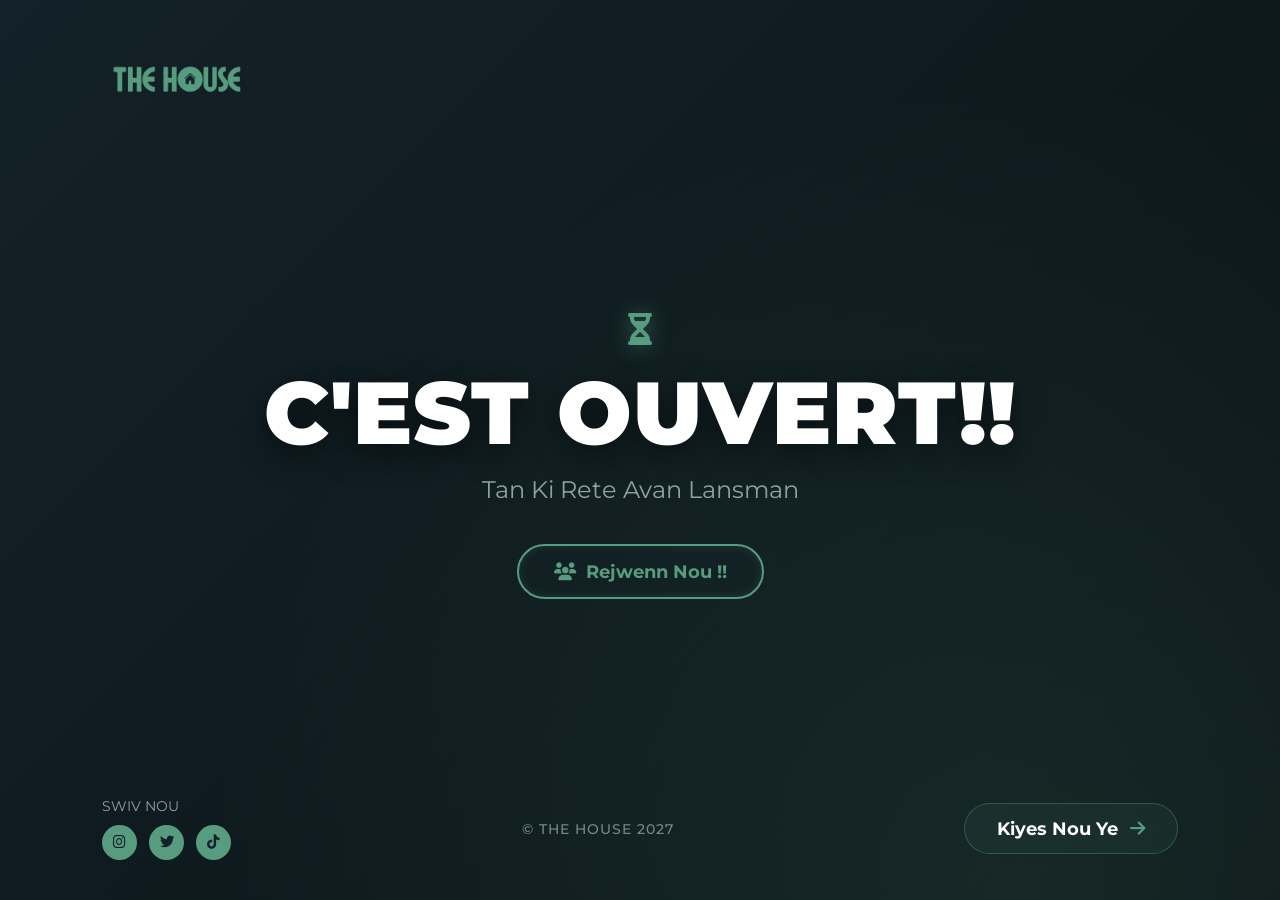
<file: index.html>
<!DOCTYPE html>
<html lang="fr">
<head>
    <meta charset="UTF-8">
    <meta name="viewport" content="width=device-width, initial-scale=1.0">
    <title>THE HOUSE - COMEBACK</title>
    <!-- Importation de la police Montserrat -->
    <link href="https://fonts.googleapis.com/css2?family=Montserrat:wght@400;500;700;900&display=swap" rel="stylesheet">
    <!-- Importation des icônes FontAwesome -->
    <link rel="stylesheet" href="https://cdnjs.cloudflare.com/ajax/libs/font-awesome/6.4.0/css/all.min.css">
    <!-- Liaison avec le fichier CSS -->
    <link rel="stylesheet" href="style.css">
</head>
<body>

    <div class="dashboard">
        
        <!-- Haut de page : Logo (Remplacer l'image dans le dossier assets) -->
        <div class="top-bar">
            <div class="logo-widget">
                <img src="assets/logo.png" alt="Logo" class="site-logo" onerror="this.src='https://via.placeholder.com/150x50/132228/589c80?text=LOGO'">
            </div>
        </div>

        <!-- Section Centrale -->
        <div class="main-stats">
            <!-- Icône d'horloge -->
            <i class="fa-solid fa-hourglass-half location-arrow"></i>
            
            <!-- Le compteur de temps restant -->
            <div class="timer-value" id="timer">Banm Kalkile...</div>
            <div class="distance-label">Tan Ki Rete Avan Lansman</div>

            <!-- Zone des boutons d'action -->
            <div class="action-buttons">
                <!-- Bouton Ajouter au Calendrier (Rond avec icône seule) -->
                <button class="action-btn calendar-btn" id="addToCalendarBtn" title="Ajouter au calendrier" aria-label="Ajouter au calendrier">
                    <i class="fa-regular fa-calendar-plus"></i>
                </button>

                <!-- Bouton Nous Rejoindre (Caché par défaut) -->
                <button class="action-btn join-btn hidden" id="joinUsBtn">
                    <i class="fa-solid fa-users"></i> Rejwenn Nou !!
                </button>
            </div>
        </div>

        <!-- Bas de page -->
        <div class="footer-bar">
            <div class="social-section">
                <span>SWIV NOU</span>
                <div class="social-icons">
                    <a href="https://www.instagram.com/thehouseht"><i class="fa-brands fa-instagram"></i></a>
                    <a href="https://x.com/thehouseht"><i class="fa-brands fa-twitter"></i></a>
                    <a href="https://www.tiktok.com/@thehouseht"><i class="fa-brands fa-tiktok"></i></a>
                </div>
            </div>

            <!-- Copyright au centre -->
            <p class="copyright">© THE HOUSE 2027</p>

            <!-- Bouton En Savoir Plus -->
            <button class="learn-more-btn" id="learnMoreBtn">
                Kiyes Nou Ye <i class="fa-solid fa-arrow-right"></i>
            </button>
        </div>

    </div>

    <!-- Liaison avec le fichier JS -->
    <script src="script.js"></script>
</body>
</html>
</file>
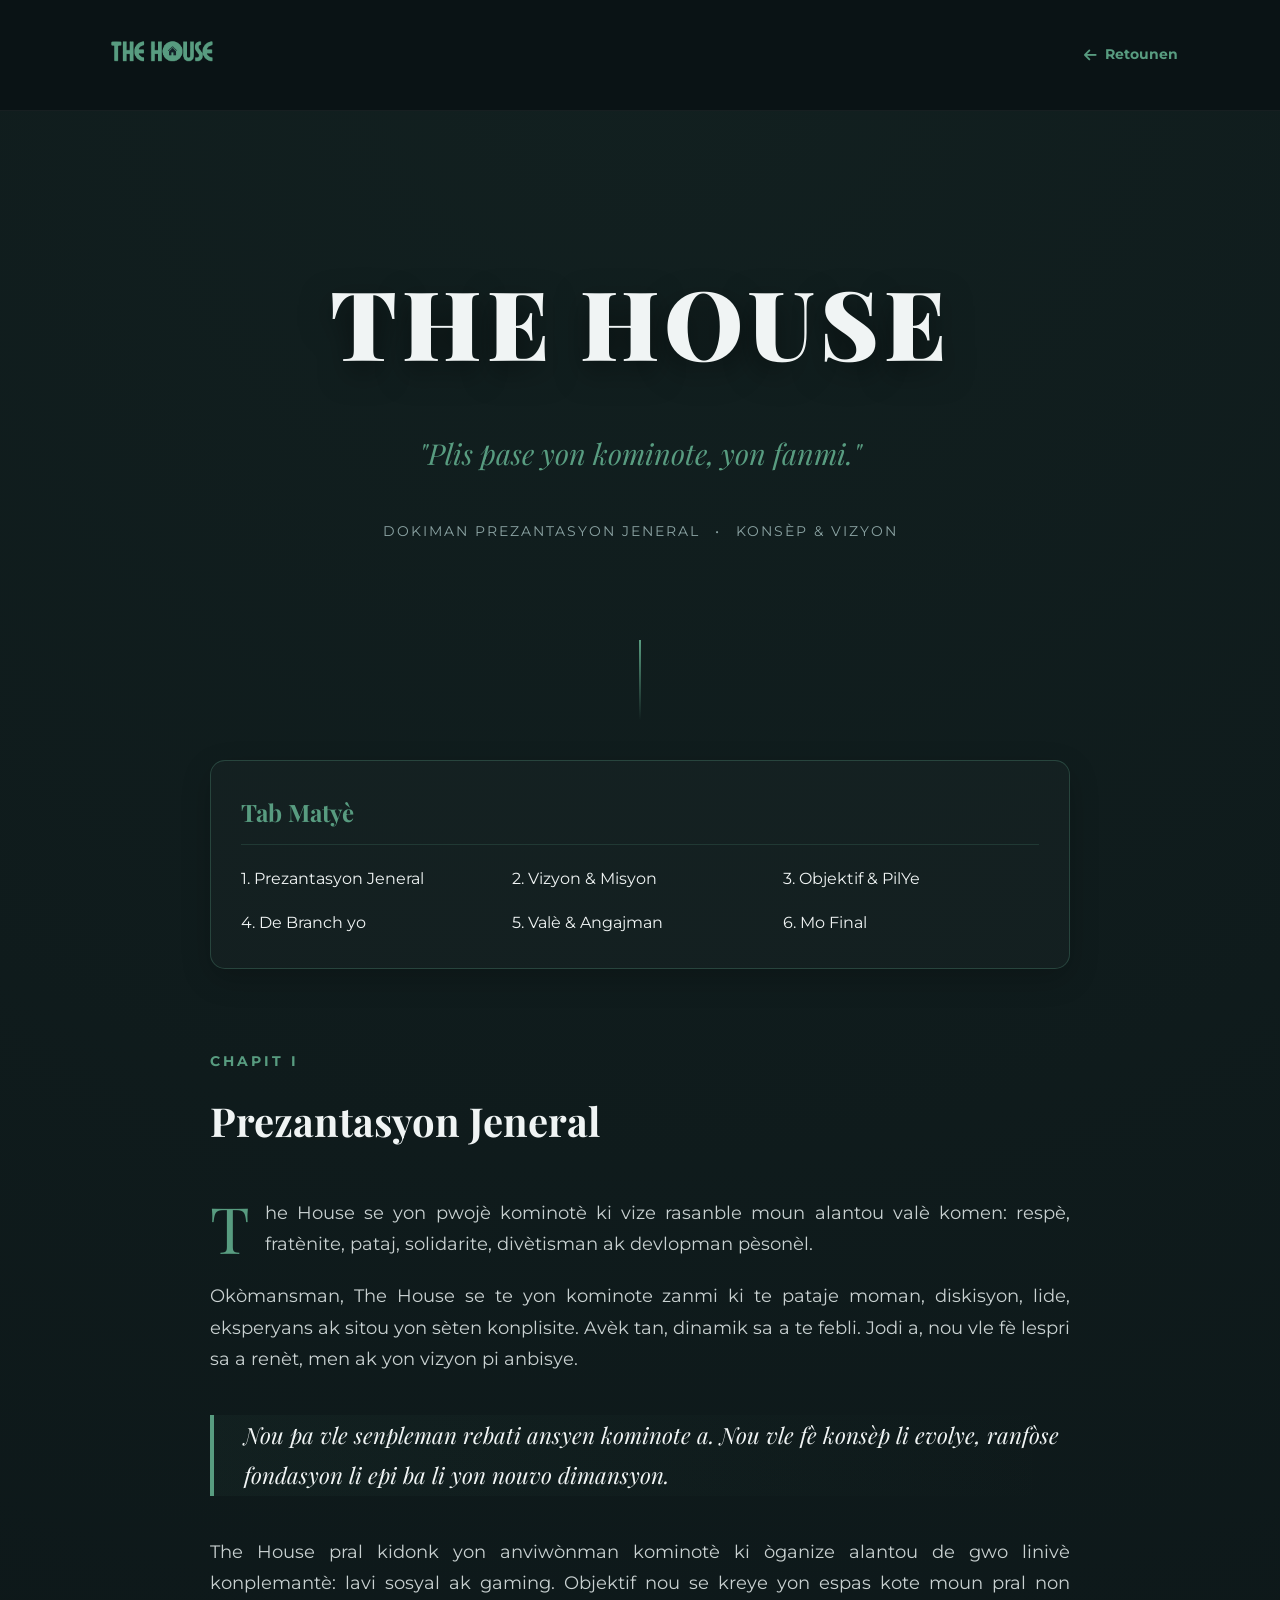
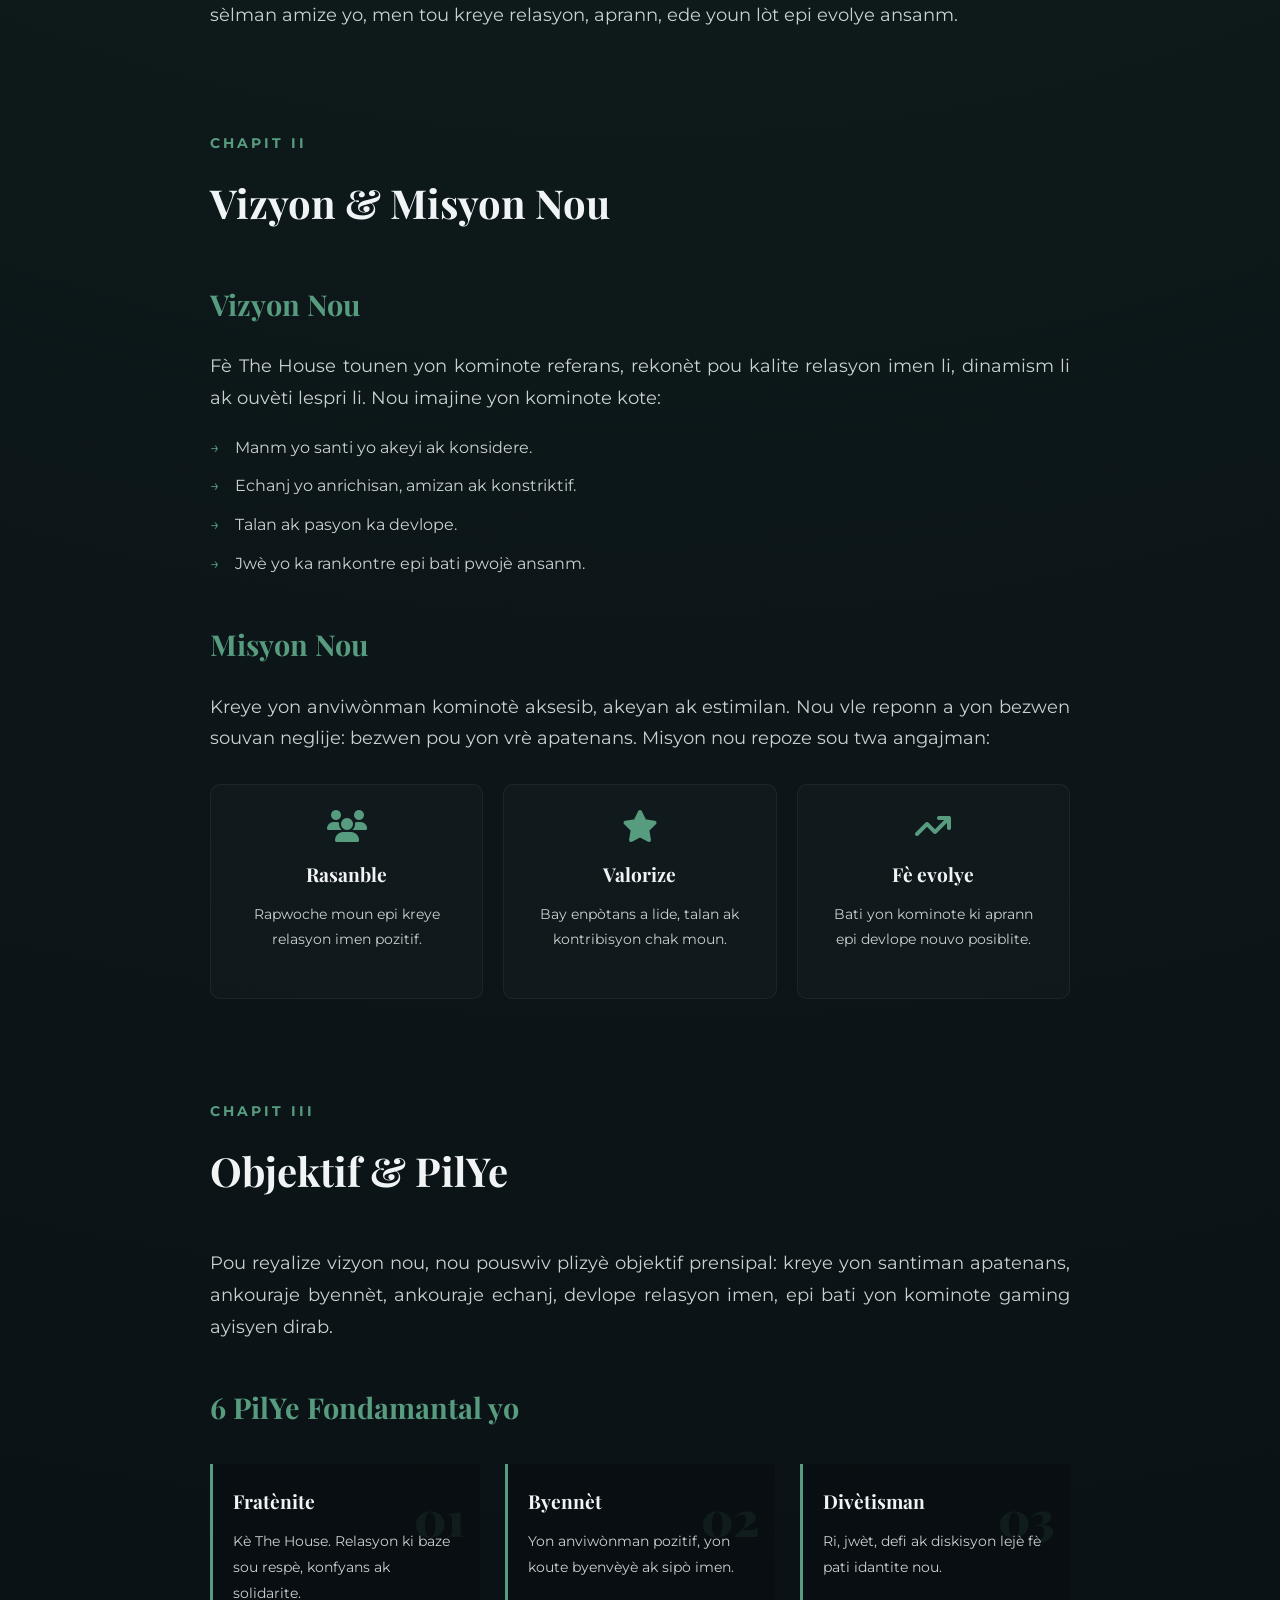
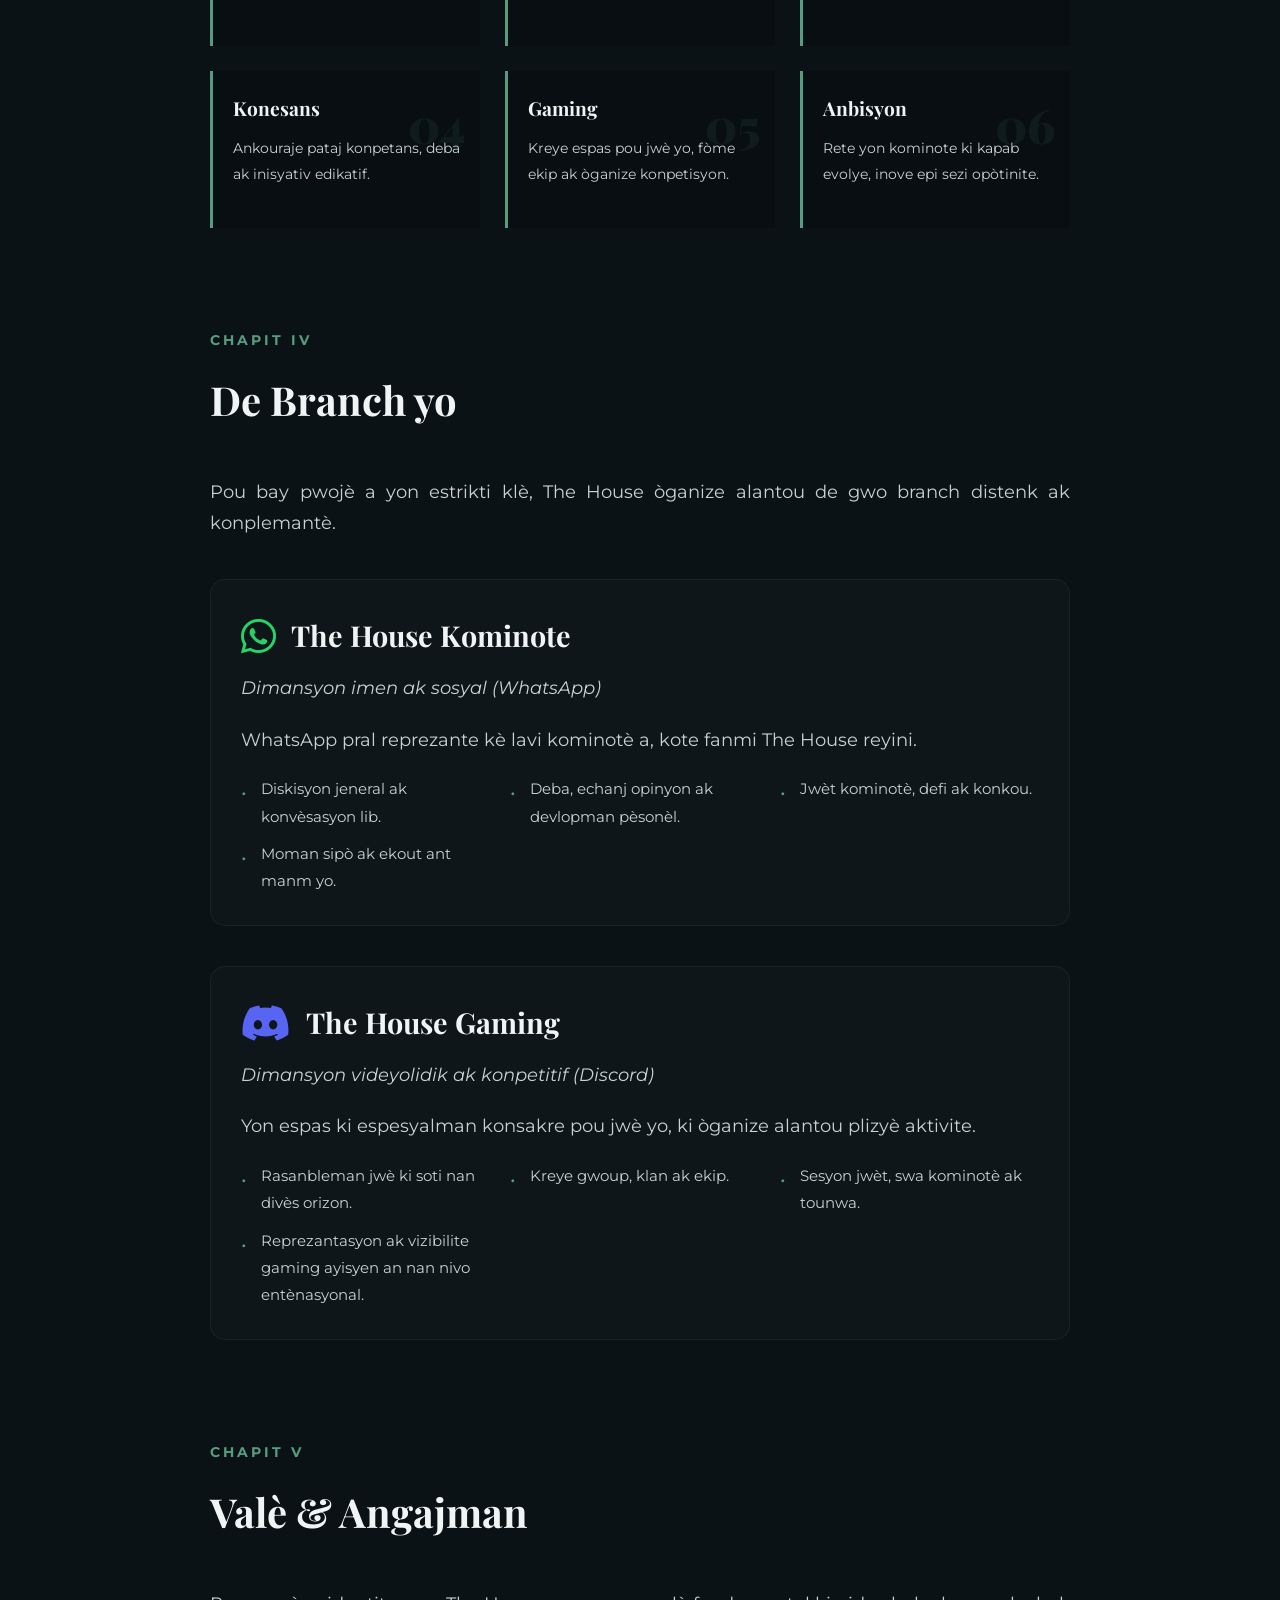
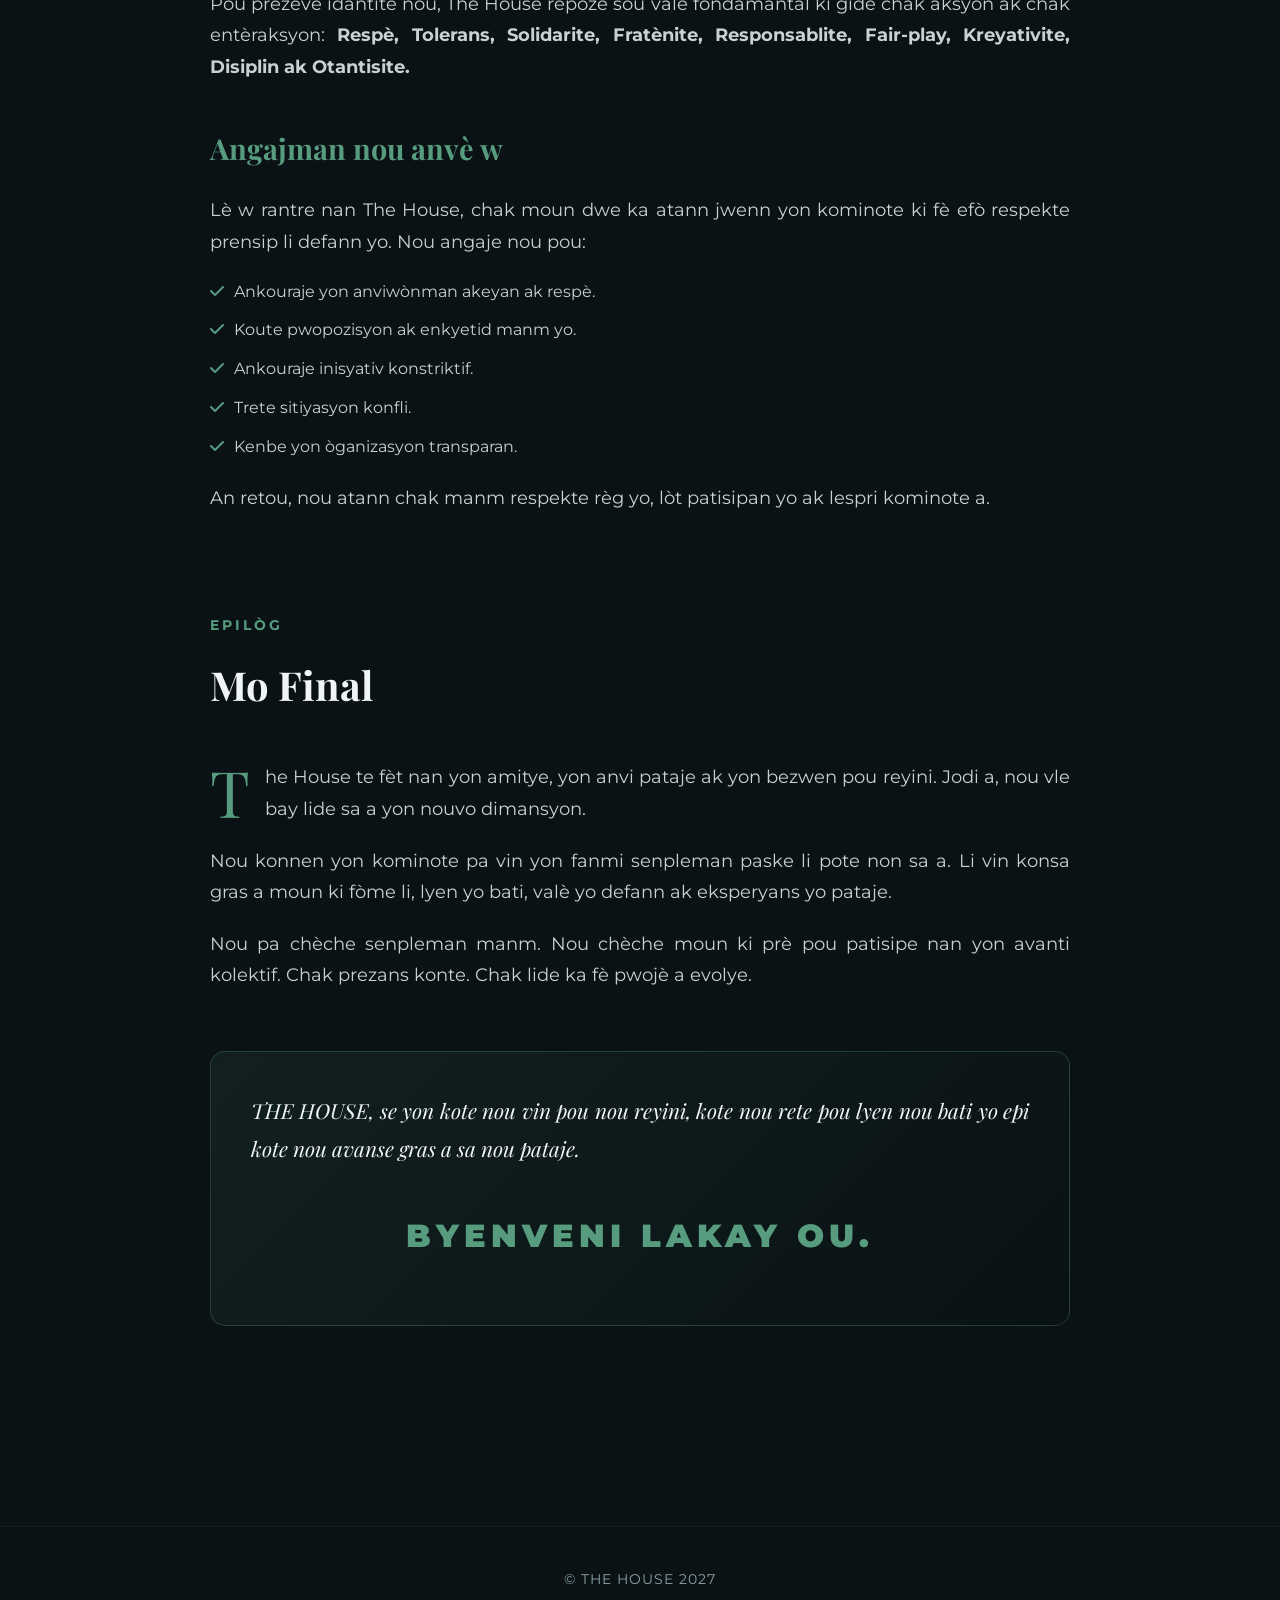
<file: thehouse.html>
<!DOCTYPE html>
<html lang="ht">
<head>
    <meta charset="UTF-8">
    <meta name="viewport" content="width=device-width, initial-scale=1.0">
    <title>THE HOUSE - Liv la</title>
    <!-- Polices : Playfair Display pour le style Livre, Montserrat pour l'interface -->
    <link href="https://fonts.googleapis.com/css2?family=Montserrat:wght@400;500;700;900&family=Playfair+Display:ital,wght@0,400;0,700;0,900;1,400&display=swap" rel="stylesheet">
    <link rel="stylesheet" href="https://cdnjs.cloudflare.com/ajax/libs/font-awesome/6.4.0/css/all.min.css">
    <!-- CSS dédié -->
    <link rel="stylesheet" href="thehouse.css">
</head>
<body>

    <!-- En-tête : Logo et Retour -->
    <header class="top-bar">
        <div class="logo-widget">
            <a href="index.html">
                <img src="assets/logo.png" alt="Logo THE HOUSE" class="site-logo" onerror="this.src='https://via.placeholder.com/150x50/132228/589c80?text=LOGO'">
            </a>
        </div>
        <a href="index.html" class="back-btn"><i class="fa-solid fa-arrow-left"></i> Retounen</a>
    </header>

    <!-- Couverture du Livre -->
    <section class="book-cover">
        <h1 class="book-title">THE HOUSE</h1>
        <p class="book-slogan">"Plis pase yon kominote, yon fanmi."</p>
        <div class="book-meta">
            <span>Dokiman Prezantasyon Jeneral</span>
            <span>•</span>
            <span>Konsèp & Vizyon</span>
        </div>
    </section>

    <!-- Contenu Principal -->
    <main class="book-content">
        
        <!-- Sommaire -->
        <nav class="table-of-contents">
            <h3>Tab Matyè</h3>
            <ul>
                <li><a href="#chapitre-1">1. Prezantasyon Jeneral</a></li>
                <li><a href="#chapitre-2">2. Vizyon & Misyon</a></li>
                <li><a href="#chapitre-3">3. Objektif & PilYe</a></li>
                <li><a href="#chapitre-4">4. De Branch yo</a></li>
                <li><a href="#chapitre-5">5. Valè & Angajman</a></li>
                <li><a href="#chapitre-6">6. Mo Final</a></li>
            </ul>
        </nav>

        <!-- CHAPITRE 1 -->
        <article class="chapter" id="chapitre-1">
            <h2 class="chapter-title"><span>Chapit I</span>Prezantasyon Jeneral</h2>
            
            <p class="drop-cap">The House se yon pwojè kominotè ki vize rasanble moun alantou valè komen: respè, fratènite, pataj, solidarite, divètisman ak devlopman pèsonèl.</p>
            
            <p>Okòmansman, The House se te yon kominote zanmi ki te pataje moman, diskisyon, lide, eksperyans ak sitou yon sèten konplisite. Avèk tan, dinamik sa a te febli. Jodi a, nou vle fè lespri sa a renèt, men ak yon vizyon pi anbisye.</p>
            
            <blockquote>Nou pa vle senpleman rebati ansyen kominote a. Nou vle fè konsèp li evolye, ranfòse fondasyon li epi ba li yon nouvo dimansyon.</blockquote>
            
            <p>The House pral kidonk yon anviwònman kominotè ki òganize alantou de gwo linivè konplemantè: lavi sosyal ak gaming. Objektif nou se kreye yon espas kote moun pral non sèlman amize yo, men tou kreye relasyon, aprann, ede youn lòt epi evolye ansanm.</p>
        </article>

        <!-- CHAPITRE 2 -->
        <article class="chapter" id="chapitre-2">
            <h2 class="chapter-title"><span>Chapit II</span>Vizyon & Misyon Nou</h2>
            
            <h3>Vizyon Nou</h3>
            <p>Fè The House tounen yon kominote referans, rekonèt pou kalite relasyon imen li, dinamism li ak ouvèti lespri li. Nou imajine yon kominote kote:</p>
            <ul class="styled-list">
                <li>Manm yo santi yo akeyi ak konsidere.</li>
                <li>Echanj yo anrichisan, amizan ak konstriktif.</li>
                <li>Talan ak pasyon ka devlope.</li>
                <li>Jwè yo ka rankontre epi bati pwojè ansanm.</li>
            </ul>

            <h3>Misyon Nou</h3>
            <p>Kreye yon anviwònman kominotè aksesib, akeyan ak estimilan. Nou vle reponn a yon bezwen souvan neglije: bezwen pou yon vrè apatenans. Misyon nou repoze sou twa angajman:</p>
            <div class="mission-cards">
                <div class="m-card">
                    <i class="fa-solid fa-users"></i>
                    <h4>Rasanble</h4>
                    <p>Rapwoche moun epi kreye relasyon imen pozitif.</p>
                </div>
                <div class="m-card">
                    <i class="fa-solid fa-star"></i>
                    <h4>Valorize</h4>
                    <p>Bay enpòtans a lide, talan ak kontribisyon chak moun.</p>
                </div>
                <div class="m-card">
                    <i class="fa-solid fa-arrow-trend-up"></i>
                    <h4>Fè evolye</h4>
                    <p>Bati yon kominote ki aprann epi devlope nouvo posiblite.</p>
                </div>
            </div>
        </article>

        <!-- CHAPITRE 3 -->
        <article class="chapter" id="chapitre-3">
            <h2 class="chapter-title"><span>Chapit III</span>Objektif & PilYe</h2>
            
            <p>Pou reyalize vizyon nou, nou pouswiv plizyè objektif prensipal: kreye yon santiman apatenans, ankouraje byennèt, ankouraje echanj, devlope relasyon imen, epi bati yon kominote gaming ayisyen dirab.</p>
            
            <h3>6 PilYe Fondamantal yo</h3>
            <div class="pillars-grid">
                <div class="pillar">
                    <span class="pillar-num">01</span>
                    <h4>Fratènite</h4>
                    <p>Kè The House. Relasyon ki baze sou respè, konfyans ak solidarite.</p>
                </div>
                <div class="pillar">
                    <span class="pillar-num">02</span>
                    <h4>Byennèt</h4>
                    <p>Yon anviwònman pozitif, yon koute byenvèyè ak sipò imen.</p>
                </div>
                <div class="pillar">
                    <span class="pillar-num">03</span>
                    <h4>Divètisman</h4>
                    <p>Ri, jwèt, defi ak diskisyon lejè fè pati idantite nou.</p>
                </div>
                <div class="pillar">
                    <span class="pillar-num">04</span>
                    <h4>Konesans</h4>
                    <p>Ankouraje pataj konpetans, deba ak inisyativ edikatif.</p>
                </div>
                <div class="pillar">
                    <span class="pillar-num">05</span>
                    <h4>Gaming</h4>
                    <p>Kreye espas pou jwè yo, fòme ekip ak òganize konpetisyon.</p>
                </div>
                <div class="pillar">
                    <span class="pillar-num">06</span>
                    <h4>Anbisyon</h4>
                    <p>Rete yon kominote ki kapab evolye, inove epi sezi opòtinite.</p>
                </div>
            </div>
        </article>

        <!-- CHAPITRE 4 -->
        <article class="chapter" id="chapitre-4">
            <h2 class="chapter-title"><span>Chapit IV</span>De Branch yo</h2>
            
            <p>Pou bay pwojè a yon estrikti klè, The House òganize alantou de gwo branch distenk ak konplemantè.</p>
            
            <div class="branches-container">
                <!-- Branche WhatsApp -->
                <div class="branch-card whatsapp-branch">
                    <div class="branch-header">
                        <i class="fa-brands fa-whatsapp"></i>
                        <h3>The House Kominote</h3>
                    </div>
                    <p class="branch-subtitle">Dimansyon imen ak sosyal (WhatsApp)</p>
                    <p>WhatsApp pral reprezante kè lavi kominotè a, kote fanmi The House reyini.</p>
                    <ul>
                        <li>Diskisyon jeneral ak konvèsasyon lib.</li>
                        <li>Deba, echanj opinyon ak devlopman pèsonèl.</li>
                        <li>Jwèt kominotè, defi ak konkou.</li>
                        <li>Moman sipò ak ekout ant manm yo.</li>
                    </ul>
                </div>

                <!-- Branche Discord -->
                <div class="branch-card discord-branch">
                    <div class="branch-header">
                        <i class="fa-brands fa-discord"></i>
                        <h3>The House Gaming</h3>
                    </div>
                    <p class="branch-subtitle">Dimansyon videyolidik ak konpetitif (Discord)</p>
                    <p>Yon espas ki espesyalman konsakre pou jwè yo, ki òganize alantou plizyè aktivite.</p>
                    <ul>
                        <li>Rasanbleman jwè ki soti nan divès orizon.</li>
                        <li>Kreye gwoup, klan ak ekip.</li>
                        <li>Sesyon jwèt, swa kominotè ak tounwa.</li>
                        <li>Reprezantasyon ak vizibilite gaming ayisyen an nan nivo entènasyonal.</li>
                    </ul>
                </div>
            </div>
        </article>

        <!-- CHAPITRE 5 -->
        <article class="chapter" id="chapitre-5">
            <h2 class="chapter-title"><span>Chapit V</span>Valè & Angajman</h2>
            
            <p>Pou prezève idantite nou, The House repoze sou valè fondamantal ki gide chak aksyon ak chak entèraksyon: <strong>Respè, Tolerans, Solidarite, Fratènite, Responsablite, Fair-play, Kreyativite, Disiplin ak Otantisite.</strong></p>
            
            <h3>Angajman nou anvè w</h3>
            <p>Lè w rantre nan The House, chak moun dwe ka atann jwenn yon kominote ki fè efò respekte prensip li defann yo. Nou angaje nou pou:</p>
            <ul class="check-list">
                <li><i class="fa-solid fa-check"></i> Ankouraje yon anviwònman akeyan ak respè.</li>
                <li><i class="fa-solid fa-check"></i> Koute pwopozisyon ak enkyetid manm yo.</li>
                <li><i class="fa-solid fa-check"></i> Ankouraje inisyativ konstriktif.</li>
                <li><i class="fa-solid fa-check"></i> Trete sitiyasyon konfli.</li>
                <li><i class="fa-solid fa-check"></i> Kenbe yon òganizasyon transparan.</li>
            </ul>
            
            <p>An retou, nou atann chak manm respekte règ yo, lòt patisipan yo ak lespri kominote a.</p>
        </article>

        <!-- CHAPITRE 6 -->
        <article class="chapter" id="chapitre-6">
            <h2 class="chapter-title"><span>Epilòg</span>Mo Final</h2>
            
            <p class="drop-cap">The House te fèt nan yon amitye, yon anvi pataje ak yon bezwen pou reyini. Jodi a, nou vle bay lide sa a yon nouvo dimansyon.</p>
            
            <p>Nou konnen yon kominote pa vin yon fanmi senpleman paske li pote non sa a. Li vin konsa gras a moun ki fòme li, lyen yo bati, valè yo defann ak eksperyans yo pataje.</p>
            
            <p>Nou pa chèche senpleman manm. Nou chèche moun ki prè pou patisipe nan yon avanti kolektif. Chak prezans konte. Chak lide ka fè pwojè a evolye.</p>

            <div class="final-quote">
                <p>THE HOUSE, se yon kote nou vin pou nou reyini, kote nou rete pou lyen nou bati yo epi kote nou avanse gras a sa nou pataje.</p>
                <h3>BYENVENI LAKAY OU.</h3>
            </div>
        </article>

    </main>

    <!-- Pied de page -->
    <footer class="footer-bar">
        <p class="copyright">© THE HOUSE 2027</p>
    </footer>

    <!-- JS dédié -->
    <script src="thehouse.js"></script>
</body>
</html>
</file>
<file: style.css>
/* --- VARIABLES ET RESET --- */
:root {
    --bg-dark: #132228;
    --accent-green: #589c80;
    --text-main: #ffffff;
    --text-muted: #8ba3a3;
    --glass-border: rgba(88, 156, 128, 0.4);
    --glass-bg: rgba(88, 156, 128, 0.08);
}

* {
    margin: 0;
    padding: 0;
    box-sizing: border-box;
}

body {
    font-family: 'Montserrat', sans-serif;
    background: radial-gradient(circle at 80% 100%, rgba(88, 156, 128, 0.15) 0%, transparent 60%), 
                linear-gradient(135deg, #132228 0%, #0a1215 100%);
    background-attachment: fixed;
    color: var(--text-main);
    min-height: 100vh;
    display: flex;
    flex-direction: column;
}

/* --- CONTENEUR PRINCIPAL --- */
.dashboard {
    width: 100%;
    min-height: 100vh;
    display: flex;
    flex-direction: column;
    justify-content: space-between;
    padding: 40px 8%; 
    position: relative;
    overflow: hidden;
}

/* --- BARRE DU HAUT (Logo) --- */
.top-bar {
    display: flex;
    justify-content: flex-start;
    align-items: center;
    z-index: 10;
    width: 100%;
}

.logo-widget {
    max-width: 150px;
    height: auto;
}

.site-logo {
    width: 100%;
    height: auto;
    object-fit: contain;
    display: block;
}

/* --- SECTION CENTRALE --- */
.main-stats {
    text-align: center;
    z-index: 10;
    flex-grow: 1;
    display: flex;
    flex-direction: column;
    justify-content: center;
    align-items: center;
    margin: 20px 0;
}

.location-arrow {
    color: var(--accent-green);
    font-size: 2rem;
    margin-bottom: 15px;
    display: block;
    text-shadow: 0 0 20px rgba(88, 156, 128, 0.5);
}

.timer-value {
    font-size: clamp(2rem, 7vw, 5.5rem); 
    font-weight: 900;
    line-height: 1.2;
    letter-spacing: 1px;
    text-shadow: 0 10px 30px rgba(0,0,0,0.5);
    font-variant-numeric: tabular-nums;
    color: var(--text-main);
    white-space: nowrap;
    transition: all 0.3s ease;
}

.distance-label {
    font-size: 1.5rem;
    font-weight: 400;
    color: var(--text-muted);
    margin-top: 10px;
    margin-bottom: 40px;
}

/* --- BOUTONS D'ACTION --- */
.action-buttons {
    display: flex;
    justify-content: center;
    align-items: center;
    gap: 20px;
}

.action-btn {
    display: flex;
    align-items: center;
    justify-content: center; /* Centre le contenu (icône) */
    font-family: inherit;
    font-weight: 700;
    cursor: pointer;
    transition: all 0.3s ease;
    border: none;
}

/* Style spécifique pour le bouton Calendrier ROND */
.calendar-btn {
    background: var(--accent-green);
    color: var(--bg-dark);
    box-shadow: 0 5px 20px rgba(88, 156, 128, 0.4);
    width: 70px;          /* Largeur fixe */
    height: 70px;         /* Hauteur fixe identique */
    border-radius: 50%;   /* Force la forme parfaitement ronde */
    padding: 0;           /* Retire le padding pour bien centrer l'icône */
}

.calendar-btn i {
    font-size: 1.8rem;    /* Agrandit l'icône puisqu'il n'y a plus de texte */
}

.calendar-btn:hover {
    background: #6cb89a;
    transform: translateY(-3px) scale(1.05); /* Petit effet de zoom en plus */
    box-shadow: 0 8px 25px rgba(88, 156, 128, 0.6);
}

/* Style du bouton Nous Rejoindre */
.join-btn {
    background: transparent;
    color: var(--accent-green);
    border: 2px solid var(--accent-green);
    box-shadow: inset 0 0 10px rgba(88, 156, 128, 0.2);
    padding: 15px 35px; /* Le padding reste pour le texte */
    border-radius: 50px;
    gap: 10px;
    font-size: 1.1rem;
}

.join-btn:hover {
    background: var(--accent-green);
    color: var(--bg-dark);
    transform: translateY(-3px);
    box-shadow: 0 8px 25px rgba(88, 156, 128, 0.6);
}

.hidden {
    display: none !important;
}

/* --- PIED DE PAGE --- */
.footer-bar {
    display: flex;
    justify-content: space-between;
    align-items: center;
    z-index: 10;
    width: 100%;
}

.social-section {
    display: flex;
    flex-direction: column;
    gap: 10px;
}

.social-section span {
    font-size: 0.9rem;
    color: var(--text-muted);
}

.social-icons {
    display: flex;
    gap: 12px;
}

.social-icons a {
    display: flex;
    justify-content: center;
    align-items: center;
    width: 35px;
    height: 35px;
    background-color: var(--accent-green);
    color: var(--bg-dark);
    border-radius: 50%;
    text-decoration: none;
    font-size: 0.9rem;
    transition: transform 0.3s ease, background 0.3s;
}

.social-icons a:hover {
    transform: translateY(-3px);
    background-color: #6cb89a;
    box-shadow: 0 0 10px rgba(88, 156, 128, 0.5);
}

/* --- COPYRIGHT --- */
.copyright {
    color: var(--text-muted);
    font-size: 0.9rem;
    font-weight: 500;
    letter-spacing: 1px;
    opacity: 0.8;
}

/* --- BOUTON EN SAVOIR PLUS --- */
.learn-more-btn {
    display: flex;
    align-items: center;
    gap: 12px;
    padding: 14px 32px;
    border: 1px solid var(--glass-border);
    border-radius: 50px;
    background: var(--glass-bg);
    backdrop-filter: blur(10px);
    color: white;
    font-family: inherit;
    font-size: 1.1rem;
    font-weight: 700;
    cursor: pointer;
    transition: all 0.3s ease;
}

.learn-more-btn:hover {
    background: rgba(88, 156, 128, 0.2);
    border-color: var(--accent-green);
    box-shadow: 0 0 15px rgba(88, 156, 128, 0.4);
    transform: translateY(-2px);
}

.learn-more-btn i {
    color: var(--accent-green);
    transition: transform 0.3s ease;
}

.learn-more-btn:hover i {
    transform: translateX(5px);
}

/* --- RESPONSIVE DESIGN --- */
@media (max-width: 768px) {
    .dashboard {
        padding: 20px;
    }

    .action-buttons {
        flex-direction: column;
        width: 100%;
        max-width: 300px;
    }
    
    /* Sur mobile, le bouton calendrier reste un cercle parfait et ne s'étire pas */
    .calendar-btn {
        width: 70px;
        height: 70px;
        flex: none; 
    }
    
    .join-btn {
        justify-content: center;
        width: 100%;
    }
    
    .logo-widget {
        max-width: 100px;
    }
}

@media (max-width: 480px) {
    .footer-bar {
        flex-direction: column;
        align-items: center;
        gap: 25px;
    }

    .social-section {
        align-items: center;
    }
    
    .distance-label {
        font-size: 1.2rem;
        margin-bottom: 30px;
    }
}
</file>
<file: thehouse.css>
/* --- VARIABLES ET RESET --- */
:root {
    --bg-dark: #132228;
    --bg-darker: #0a1215;
    --accent-green: #589c80;
    --text-main: #f0f4f4; /* Blanc cassé pour le style livre */
    --text-muted: #8ba3a3;
    --glass-border: rgba(88, 156, 128, 0.3);
    
    /* Polices */
    --font-ui: 'Montserrat', sans-serif;
    --font-book: 'Playfair Display', serif;
}

* {
    margin: 0;
    padding: 0;
    box-sizing: border-box;
}

html {
    scroll-behavior: smooth; /* Défilement fluide pour le sommaire */
}

body {
    font-family: var(--font-ui);
    background-color: var(--bg-darker);
    background-image: radial-gradient(circle at 50% 0%, rgba(88, 156, 128, 0.1) 0%, transparent 50%);
    color: var(--text-main);
    line-height: 1.8;
    overflow-x: hidden;
}

/* --- EN-TÊTE --- */
.top-bar {
    position: fixed;
    top: 0;
    left: 0;
    width: 100%;
    padding: 20px 8%;
    display: flex;
    justify-content: space-between;
    align-items: center;
    background: rgba(10, 18, 21, 0.85);
    backdrop-filter: blur(10px);
    z-index: 100;
    border-bottom: 1px solid rgba(255, 255, 255, 0.05);
}

.logo-widget {
    max-width: 120px;
}

.site-logo {
    width: 100%;
    height: auto;
    object-fit: contain;
}

.back-btn {
    color: var(--accent-green);
    text-decoration: none;
    font-weight: 700;
    font-size: 0.9rem;
    display: flex;
    align-items: center;
    gap: 8px;
    transition: transform 0.3s ease;
}

.back-btn:hover {
    transform: translateX(-5px);
}

/* --- COUVERTURE DU LIVRE --- */
.book-cover {
    min-height: 80vh;
    display: flex;
    flex-direction: column;
    justify-content: center;
    align-items: center;
    text-align: center;
    padding: 120px 20px 60px;
    position: relative;
}

.book-cover::after {
    content: '';
    position: absolute;
    bottom: 0;
    left: 50%;
    transform: translateX(-50%);
    width: 2px;
    height: 80px;
    background: linear-gradient(to bottom, var(--accent-green), transparent);
}

.book-title {
    font-family: var(--font-book);
    font-size: clamp(3rem, 8vw, 6rem);
    font-weight: 900;
    letter-spacing: 5px;
    color: var(--text-main);
    margin-bottom: 20px;
    text-shadow: 0 10px 30px rgba(0,0,0,0.5);
}

.book-slogan {
    font-family: var(--font-book);
    font-style: italic;
    font-size: clamp(1.2rem, 3vw, 1.8rem);
    color: var(--accent-green);
    margin-bottom: 40px;
}

.book-meta {
    font-size: 0.9rem;
    color: var(--text-muted);
    letter-spacing: 2px;
    text-transform: uppercase;
    display: flex;
    gap: 15px;
}

/* --- CONTENU DU LIVRE --- */
.book-content {
    max-width: 900px;
    margin: 0 auto;
    padding: 40px 20px 100px;
}

/* --- SOMMAIRE --- */
.table-of-contents {
    background: rgba(255, 255, 255, 0.02);
    border: 1px solid var(--glass-border);
    border-radius: 15px;
    padding: 30px;
    margin-bottom: 80px;
    box-shadow: 0 10px 30px rgba(0,0,0,0.2);
}

.table-of-contents h3 {
    font-family: var(--font-book);
    font-size: 1.5rem;
    color: var(--accent-green);
    margin-bottom: 20px;
    border-bottom: 1px solid rgba(88, 156, 128, 0.2);
    padding-bottom: 10px;
}

.table-of-contents ul {
    list-style: none;
    display: grid;
    grid-template-columns: repeat(auto-fit, minmax(250px, 1fr));
    gap: 15px;
}

.table-of-contents li a {
    color: var(--text-main);
    text-decoration: none;
    font-size: 1rem;
    transition: color 0.3s ease, padding-left 0.3s ease;
    display: block;
}

.table-of-contents li a:hover {
    color: var(--accent-green);
    padding-left: 10px;
}

/* --- CHAPITRES --- */
.chapter {
    margin-bottom: 100px;
    opacity: 0;
    transform: translateY(30px);
    transition: opacity 0.8s ease, transform 0.8s ease;
}

.chapter.visible {
    opacity: 1;
    transform: translateY(0);
}

.chapter-title {
    font-family: var(--font-book);
    font-size: 2.5rem;
    font-weight: 700;
    color: var(--text-main);
    margin-bottom: 40px;
    display: flex;
    flex-direction: column;
}

.chapter-title span {
    font-family: var(--font-ui);
    font-size: 0.9rem;
    color: var(--accent-green);
    text-transform: uppercase;
    letter-spacing: 3px;
    margin-bottom: 10px;
}

.chapter h3 {
    font-family: var(--font-book);
    font-size: 1.8rem;
    color: var(--accent-green);
    margin: 40px 0 20px;
}

.chapter p {
    font-size: 1.1rem;
    color: #c9d1d1;
    margin-bottom: 20px;
    text-align: justify; /* Alignement typique des livres */
}

/* Lettrine (Drop Cap) */
.drop-cap::first-letter {
    font-family: var(--font-book);
    font-size: 4rem;
    float: left;
    line-height: 0.8;
    margin-right: 15px;
    margin-top: 5px;
    color: var(--accent-green);
}

/* Citations */
blockquote {
    font-family: var(--font-book);
    font-style: italic;
    font-size: 1.4rem;
    color: var(--text-main);
    border-left: 4px solid var(--accent-green);
    padding-left: 30px;
    margin: 40px 0;
    background: linear-gradient(90deg, rgba(88, 156, 128, 0.05) 0%, transparent 100%);
}

/* --- LISTES ET CARTES --- */
.styled-list {
    list-style: none;
    margin-bottom: 30px;
}

.styled-list li {
    position: relative;
    padding-left: 25px;
    margin-bottom: 10px;
    color: #c9d1d1;
}

.styled-list li::before {
    content: '→';
    position: absolute;
    left: 0;
    color: var(--accent-green);
}

.mission-cards {
    display: grid;
    grid-template-columns: repeat(auto-fit, minmax(200px, 1fr));
    gap: 20px;
    margin-top: 30px;
}

.m-card {
    background: rgba(255, 255, 255, 0.02);
    border: 1px solid rgba(255, 255, 255, 0.05);
    padding: 25px;
    border-radius: 10px;
    text-align: center;
    transition: transform 0.3s ease;
}

.m-card:hover {
    transform: translateY(-5px);
    border-color: var(--accent-green);
}

.m-card i {
    font-size: 2rem;
    color: var(--accent-green);
    margin-bottom: 15px;
}

.m-card h4 {
    font-family: var(--font-book);
    font-size: 1.2rem;
    margin-bottom: 10px;
}

.m-card p {
    font-size: 0.9rem;
    text-align: center;
}

.pillars-grid {
    display: grid;
    grid-template-columns: repeat(auto-fit, minmax(250px, 1fr));
    gap: 25px;
    margin-top: 30px;
}

.pillar {
    background: rgba(0,0,0,0.2);
    border-left: 3px solid var(--accent-green);
    padding: 20px;
    position: relative;
}

.pillar-num {
    position: absolute;
    top: 10px;
    right: 15px;
    font-family: var(--font-book);
    font-size: 3rem;
    font-weight: 900;
    color: rgba(88, 156, 128, 0.1);
}

.pillar h4 {
    font-family: var(--font-book);
    font-size: 1.2rem;
    margin-bottom: 10px;
}

.pillar p {
    font-size: 0.9rem;
    text-align: left;
}

/* Branches */
.branches-container {
    display: flex;
    flex-direction: column;
    gap: 40px;
    margin-top: 40px;
}

.branch-card {
    background: rgba(255, 255, 255, 0.02);
    border: 1px solid rgba(255, 255, 255, 0.05);
    border-radius: 15px;
    padding: 30px;
}

.branch-header {
    display: flex;
    align-items: center;
    gap: 15px;
    margin-bottom: 10px;
}

.branch-header i {
    font-size: 2.5rem;
}

.whatsapp-branch .branch-header i { color: #25D366; }
.discord-branch .branch-header i { color: #5865F2; }

.branch-header h3 {
    margin: 0;
    color: var(--text-main);
}

.branch-subtitle {
    font-size: 0.9rem;
    color: var(--text-muted);
    margin-bottom: 20px;
    font-style: italic;
}

.branch-card ul {
    list-style: none;
    display: grid;
    grid-template-columns: repeat(auto-fit, minmax(250px, 1fr));
    gap: 10px;
}

.branch-card ul li {
    position: relative;
    padding-left: 20px;
    font-size: 0.95rem;
    color: #c9d1d1;
}

.branch-card ul li::before {
    content: '•';
    position: absolute;
    left: 0;
    color: var(--accent-green);
    font-size: 1.2rem;
}

/* Check List */
.check-list {
    list-style: none;
    margin: 20px 0;
}

.check-list li {
    margin-bottom: 10px;
    display: flex;
    align-items: flex-start;
    gap: 10px;
    color: #c9d1d1;
}

.check-list i {
    color: var(--accent-green);
    margin-top: 5px;
}

/* Final Quote */
.final-quote {
    text-align: center;
    margin-top: 60px;
    padding: 40px;
    background: linear-gradient(135deg, rgba(88, 156, 128, 0.1) 0%, transparent 100%);
    border: 1px solid var(--glass-border);
    border-radius: 15px;
}

.final-quote p {
    font-family: var(--font-book);
    font-size: 1.3rem;
    font-style: italic;
    color: var(--text-main);
    margin-bottom: 20px;
}

.final-quote h3 {
    font-family: var(--font-ui);
    font-size: 2rem;
    font-weight: 900;
    color: var(--accent-green);
    letter-spacing: 5px;
}

/* --- PIED DE PAGE --- */
.footer-bar {
    padding: 40px 20px;
    text-align: center;
    border-top: 1px solid rgba(255, 255, 255, 0.05);
}

.copyright {
    color: var(--text-muted);
    font-size: 0.9rem;
    letter-spacing: 1px;
}

/* --- RESPONSIVE --- */
@media (max-width: 768px) {
    .book-title { letter-spacing: 2px; }
    .chapter-title { font-size: 2rem; }
    .chapter p { text-align: left; } /* Plus facile à lire sur mobile */
    blockquote { font-size: 1.2rem; padding-left: 20px; }
    .drop-cap::first-letter { font-size: 3rem; }
}
</file>
